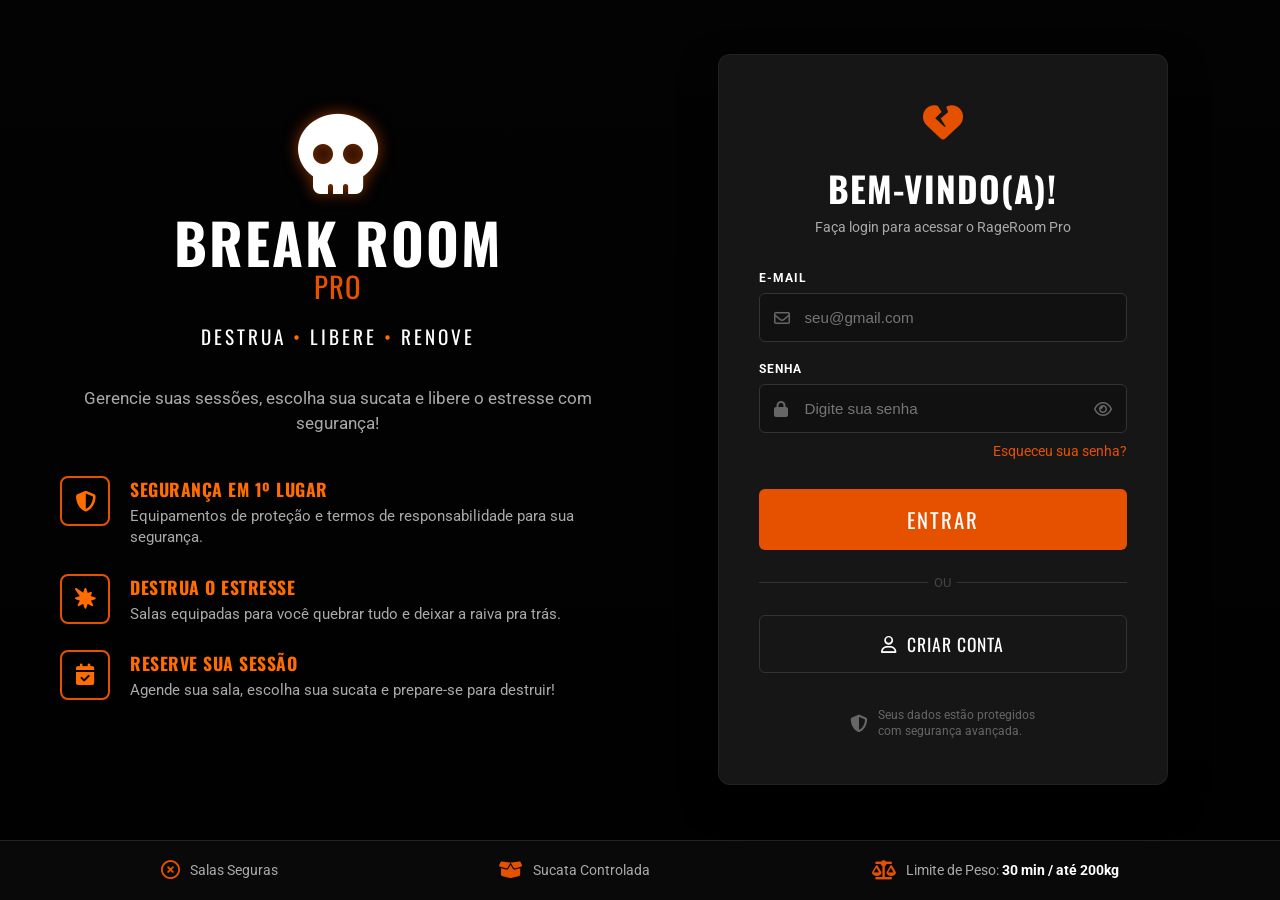
<file: index.html>
<!DOCTYPE html>
<html lang="pt-BR">
<head>
    <meta charset="UTF-8">
    <meta name="viewport" content="width=device-width, initial-scale=1.0">
    <title>RageRoom Pro - Login</title>

    <!-- importação do css -->
      <link rel="stylesheet" href="./css/index.css">
    
    <!-- IMPORTAÇÃO DE FONTES DO GOOGLE -->
    <link rel="preconnect" href="https://fonts.googleapis.com">
    <link rel="preconnect" href="https://fonts.gstatic.com" crossorigin>
    <link href="https://fonts.googleapis.com/css2?family=Oswald:wght@400;700&family=Roboto:wght@300;400;700&display=swap" rel="stylesheet">
    
    <!-- ÍCONES DO LAYOUT -->
    <link rel="stylesheet" href="https://cdnjs.cloudflare.com/ajax/libs/font-awesome/6.4.0/css/all.min.css">

    <!-- Carlos Eduardo -->
    
</head>
<body>

    <!--  Inicio do container-->
    <div class="container">
        
        
        <div class="info-side">
            
           
            <div class="logo-placeholder"><i class="fa-solid fa-skull"></i></div>
            
            
            <h1 class="brand-title">BREAK ROOM </h1>
            
            
            <div class="brand-subtitle">PRO</div>
            
            
            <div class="slogan">DESTRUA <span>•</span> LIBERE <span>•</span> RENOVE</div>
            
            
            <p class="description">
                Gerencie suas sessões, escolha sua sucata e libere o estresse com segurança!
            </p>

            <!-- 1º ITEM DE BENEFÍCIO: SEGURANÇA -->
            <div class="feature-item">
                <div class="feature-icon">
                    <i class="fa-solid fa-shield-halved"></i>
                </div>
                <div class="feature-text">
                    <h3>Segurança em 1º lugar</h3>
                    <p>Equipamentos de proteção e termos de responsabilidade para sua segurança.</p>
                </div>
            </div>

            <!-- 2º ITEM DE BENEFÍCIO: DESTRUIÇÃO -->
            <div class="feature-item">
                <div class="feature-icon">
                    <i class="fa-solid fa-burst"></i>
                </div>
                <div class="feature-text">
                    <h3>Destrua o estresse</h3>
                    <p>Salas equipadas para você quebrar tudo e deixar a raiva pra trás.</p>
                </div>
            </div>

            <!-- RESERVAS -->
            <div class="feature-item">
                <div class="feature-icon">
                    <i class="fa-solid fa-calendar-check"></i>
                </div>
                <div class="feature-text">
                    <h3>Reserve sua sessão</h3>
                    <p>Agende sua sala, escolha sua sucata e prepare-se para destruir!</p>
                </div>
            </div>
        </div>
        

    
        <div class="login-card">
            
        
            <div class="card-header-icon">
                <i class="fa-solid fa-heart-crack"></i>
            </div>
            
        
            <h2>BEM-VINDO(A)!</h2>
            
            <!-- ORIENTAÇÃO DE LOGIN -->
            <div class="welcome-sub">Faça login para acessar o RageRoom Pro</div>

            <!-- Mensagem de ERRO OU SUCESSO -->
            <div id="mensagem" style="color: #dc3545; text-align: center; margin: 10px 0; display: none;"></div>

            <!-- FORMULÁRIO DE LOGIN -->
            <form id="formLogin">
                
                <!-- E-MAIL -->
                <div class="input-group">
                    <label for="email">E-mail</label>
                    <div class="input-wrapper">
                        <i class="fa-regular fa-envelope prefix-icon"></i>
                        <input type="email" id="email" placeholder="seu@gmail.com" required>
                    </div>
                </div>

                <!--  SENHA-->
                <div class="input-group">
                    <label for="password">Senha</label>
                    <div class="input-wrapper">
                        <i class="fa-solid fa-lock prefix-icon"></i>
                        <input type="password" id="password" placeholder="Digite sua senha" required>
                        <i class="fa-regular fa-eye toggle-password" id="mostrarSenha"></i>
                    </div>
                </div>

                <!--  Rederecionamento para se caso senha esquecida -->
                <a href="senha.html" class="forgot-password">Esqueceu sua senha?</a>

                <!-- botão de entrar -->
                <button type="submit" class="btn-enter">Entrar</button> 
            </form>

            <!--  Divisioria com texto central -->
            <div class="divider">OU</div>

            <!-- BOTÃO ALTERNATIVO PARA CRIAÇÃO DE NOVAS CONTAS -->
            <a href="cadastro.html" style="text-decoration: none;">
            <button class="btn-register">
                <i class="fa-regular fa-user"></i> Criar Conta
            </button>
            </a>

            <!-- NOTA DE SEGURANÇA E CRIPTOGRAFIA DO CARD -->
            <div class="security-notice">
                <i class="fa-solid fa-shield-halved"></i>
                <div>Seus dados estão protegidos<br>com segurança avançada.</div>
            </div>
        </div>
        <!-- FIM DO LADO DIREITO -->

    </div>
    <!-- FIM DO CONTAINER SUPERIOR -->

    <!-- INÍCIO DO RODAPÉ DE REQUISITOS (FAIXA INFERIOR COMPLETA DA TELA) -->
    <footer class="bottom-bar">
        <div class="bottom-container">
            
            <!-- SALAS -->
            <div class="bottom-item">
                <i class="fa-regular fa-circle-xmark"></i>
                <span>Salas Seguras</span>
            </div>
            
            <!-- SUCATAS -->
            <div class="bottom-item">
                <i class="fa-solid fa-box-open"></i>
                <span>Sucata Controlada</span>
            </div>
            
            <!-- REGRAS DE PESO E TEMPO -->
            <div class="bottom-item">
                <i class="fa-solid fa-scale-balanced"></i>
                <span>Limite de Peso: <strong>30 min / até 200kg</strong></span>
            </div>
            
        </div>
    </footer>
    <!-- FIM DO RODAPÉ -->

    <!-- JS adicionado -->
     <script src="./JS/login.js"></script>

</body>
</html>
</file>
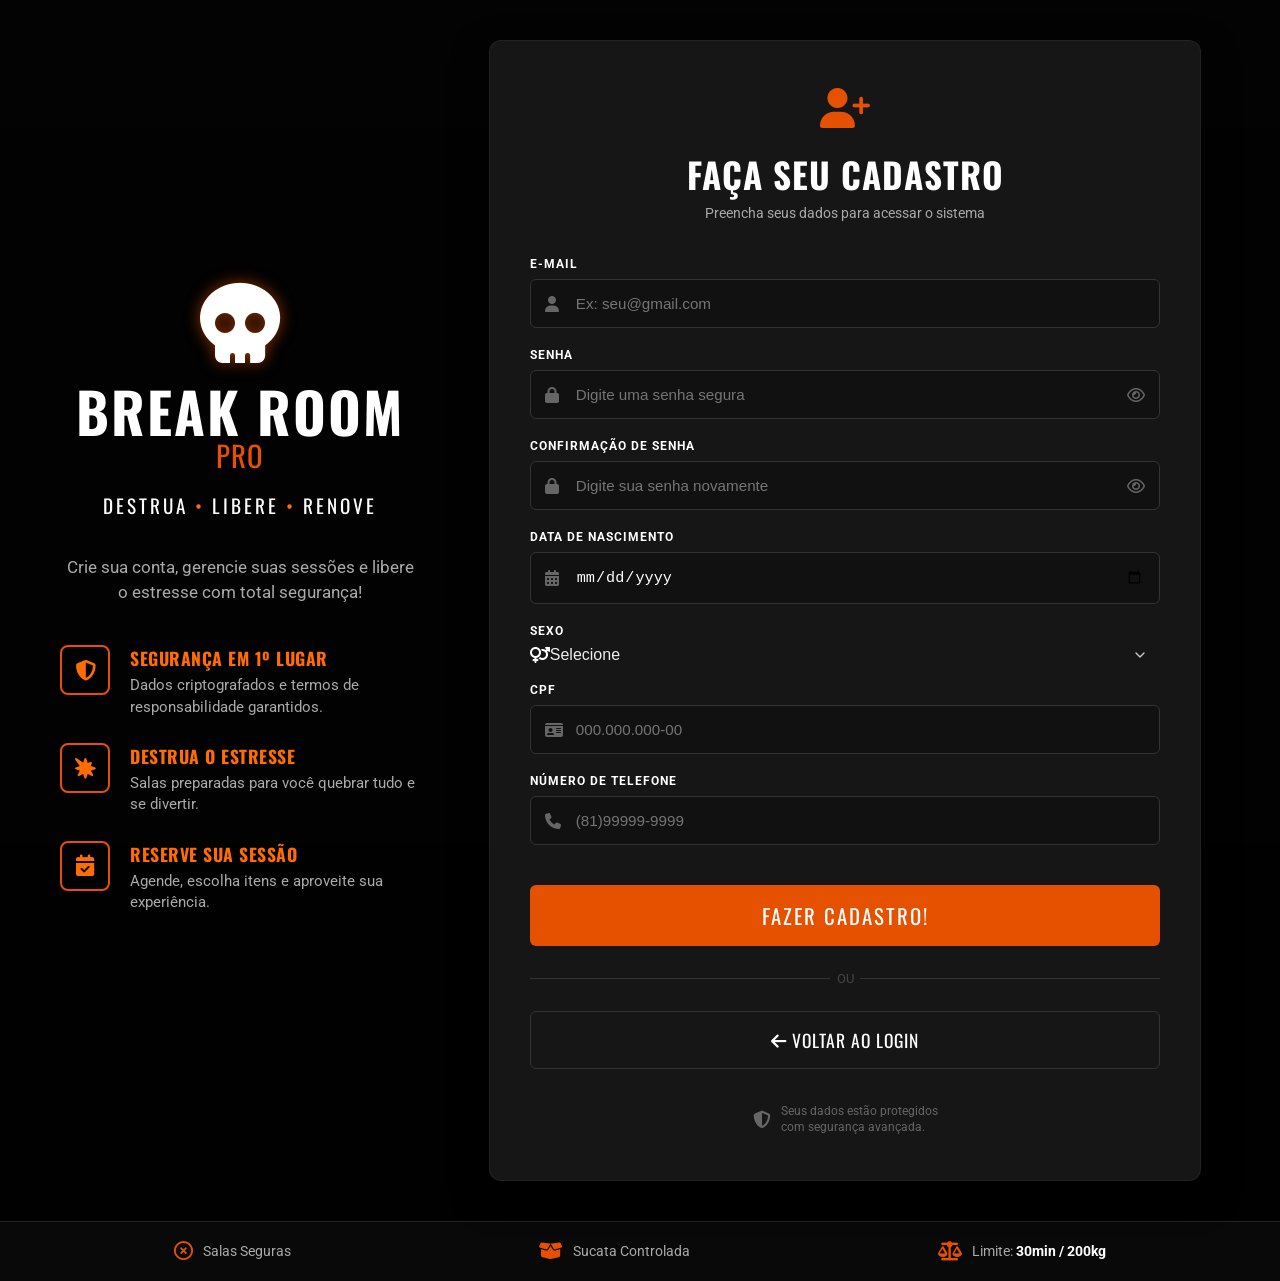
<file: cadastro.html>
<!DOCTYPE html>
<html lang="pt-BR">
<head>
    <meta charset="UTF-8">
    <meta name="viewport" content="width=device-width, initial-scale=1.0">
    <title>RageRoom Pro - Cadastro</title>


    <link rel="preconnect" href="https://fonts.googleapis.com">
    <link rel="preconnect" href="https://fonts.gstatic.com" crossorigin>
    <link href="https://fonts.googleapis.com/css2?family=Oswald:wght@400;700&family=Roboto:wght@300;400;700&display=swap" rel="stylesheet">
    <link rel="stylesheet" href="https://cdnjs.cloudflare.com/ajax/libs/font-awesome/6.4.0/css/all.min.css">

    <!-- ligação do css -->
      <link rel="stylesheet" href="./css/index.css">
      
      <!--\\ Carlos Eduardo //-->
</head>
<body>

<div class="container">
    <!-- LADO ESQUERDO -->
    <div class="info-side">
        <div class="logo-placeholder"><i class="fa-solid fa-skull"></i></div>
        <h1 class="brand-title">BREAK ROOM</h1>
        <div class="brand-subtitle">PRO</div>
        <div class="slogan">DESTRUA <span>•</span> LIBERE <span>•</span> RENOVE</div>

        <p class="description">
            Crie sua conta, gerencie suas sessões e libere o estresse com total segurança!
        </p>

        <div class="feature-item">
            <div class="feature-icon"><i class="fa-solid fa-shield-halved"></i></div>
            <div class="feature-text">
                <h3>Segurança em 1º lugar</h3>
                <p>Dados criptografados e termos de responsabilidade garantidos.</p>
            </div>
        </div>

        <div class="feature-item">
            <div class="feature-icon"><i class="fa-solid fa-burst"></i></div>
            <div class="feature-text">
                <h3>Destrua o estresse</h3>
                <p>Salas preparadas para você quebrar tudo e se divertir.</p>
            </div>
        </div>

        <div class="feature-item">
            <div class="feature-icon"><i class="fa-solid fa-calendar-check"></i></div>
            <div class="feature-text">
                <h3>Reserve sua sessão</h3>
                <p>Agende, escolha itens e aproveite sua experiência.</p>
            </div>
        </div>
    </div>

    <!-- FORMULÁRIO DE CADASTRO -->
    <div class="login-card" style="width:750px;max-width:95%">
        <div class="card-header-icon"><i class="fa-solid fa-user-plus"></i></div>
        <h2>FAÇA SEU CADASTRO</h2>
        <div class="welcome-sub">Preencha seus dados para acessar o sistema</div>

        <form id="cadastroform">
            <!-- NOME COMPLETO -->
            <div class="input-group">
                <label for="nome">E-MAIL</label>
                <div class="input-wrapper">
                    <i class="fa-solid fa-user prefix-icon"></i>
                    <input type="text" id="email" placeholder="Ex: seu@gmail.com" required>
                </div>
            </div>

            <!-- SENHA -->
            <div class="input-group">
                <label for="senha">Senha</label>
                <div class="input-wrapper">
                    <i class="fa-solid fa-lock prefix-icon"></i>
                    <input type="password" id="senha" placeholder="Digite uma senha segura" required>
                    <i class="fa-regular fa-eye toggle-password"></i>
                </div>
            </div>

            <!-- CONFIRMAR SENHA -->
            <div class="input-group">
                <label for="senha">confirmação de senha</label>
                <div class="input-wrapper">
                    <i class="fa-solid fa-lock prefix-icon"></i>
                    <input type="password" id="confirma_senha" placeholder="Digite sua senha novamente" required>
                    <i class="fa-regular fa-eye toggle-password"></i>
                </div>
            </div>

            <!-- DATA DE NASCIMENTO -->
            <div class="input-group">
                <label for="nascimento">Data de nascimento</label>
                <div class="input-wrapper">
                    <i class="fa-solid fa-calendar-days prefix-icon"></i>
                    <input type="date" id="nascimento" required>
                </div>
            </div>

            <!-- SEXO -->
          <div class="input-group">
    <label for="sexo">Sexo</label>
    <div class="input-wrapper">
        <i class="fa-solid fa-venus-mars prefix-ico"></i>
        <select id="sexo" required>

            <option value="" style="background-color: #222; color: #fff; padding: 10px;">Selecione</option>
            <option value="M" style="background-color: #222; color: #fff; padding: 10px;">Masculino</option>
            <option value="F" style="background-color: #222; color: #fff; padding: 10px;">Feminino</option>
            <option value="O" style="background-color: #222; color: #fff; padding: 10px;"> Não Binario</option>
            <option value="O" style="background-color: #222; color: #fff; padding: 10px;">Prefiro não informar</option>
        </select>
    </div>
</div>

            <!-- CPF -->
            <div class="input-group">
                <label for="cpf">CPF</label>
                <div class="input-wrapper">
                    <i class="fa-solid fa-id-card prefix-icon"></i>
                    <input type="text" id="cpf" placeholder="000.000.000-00" required>
                </div>
            </div>

            <!-- TELEFONE -->
            <div class="input-group">
                <label for="telefone">Número de Telefone</label>
                <div class="input-wrapper">
                    <i class="fa-solid fa-phone prefix-icon"></i>
                    <input type="tel" id="telefone" placeholder="(81)99999-9999" required>
                </div>
            </div>

           
            <!-- BOTÃO -->
            <button type="submit" class="btn-enter" style="margin-top:20px">Fazer cadastro!</button>
            <div class="divider">OU</div>
            <a href="index.html" class="btn-register" style="text-decoration: none; display: inline-block; text-align: center;">
                <i class="fa-solid fa-arrow-left"></i> Voltar ao Login
            </a>
        </form>

        <!-- SEGURANÇA -->
        <div class="security-notice">
            <i class="fa-solid fa-shield-halved"></i>
            <div>Seus dados estão protegidos<br>com segurança avançada.</div>
        </div>
    </div>
</div>

<!-- RODAPÉ -->
<footer class="bottom-bar">
    <div class="bottom-container">
        <div class="bottom-item"><i class="fa-regular fa-circle-xmark"></i><span>Salas Seguras</span></div>
        <div class="bottom-item"><i class="fa-solid fa-box-open"></i><span>Sucata Controlada</span></div>
        <div class="bottom-item"><i class="fa-solid fa-scale-balanced"></i><span>Limite: <strong>30min / 200kg</strong></span></div>
    </div>
</footer>

<!-- Importação do JS -->
<script src="./JS/cadastro.js"></script>

</body>
</html>
</file>
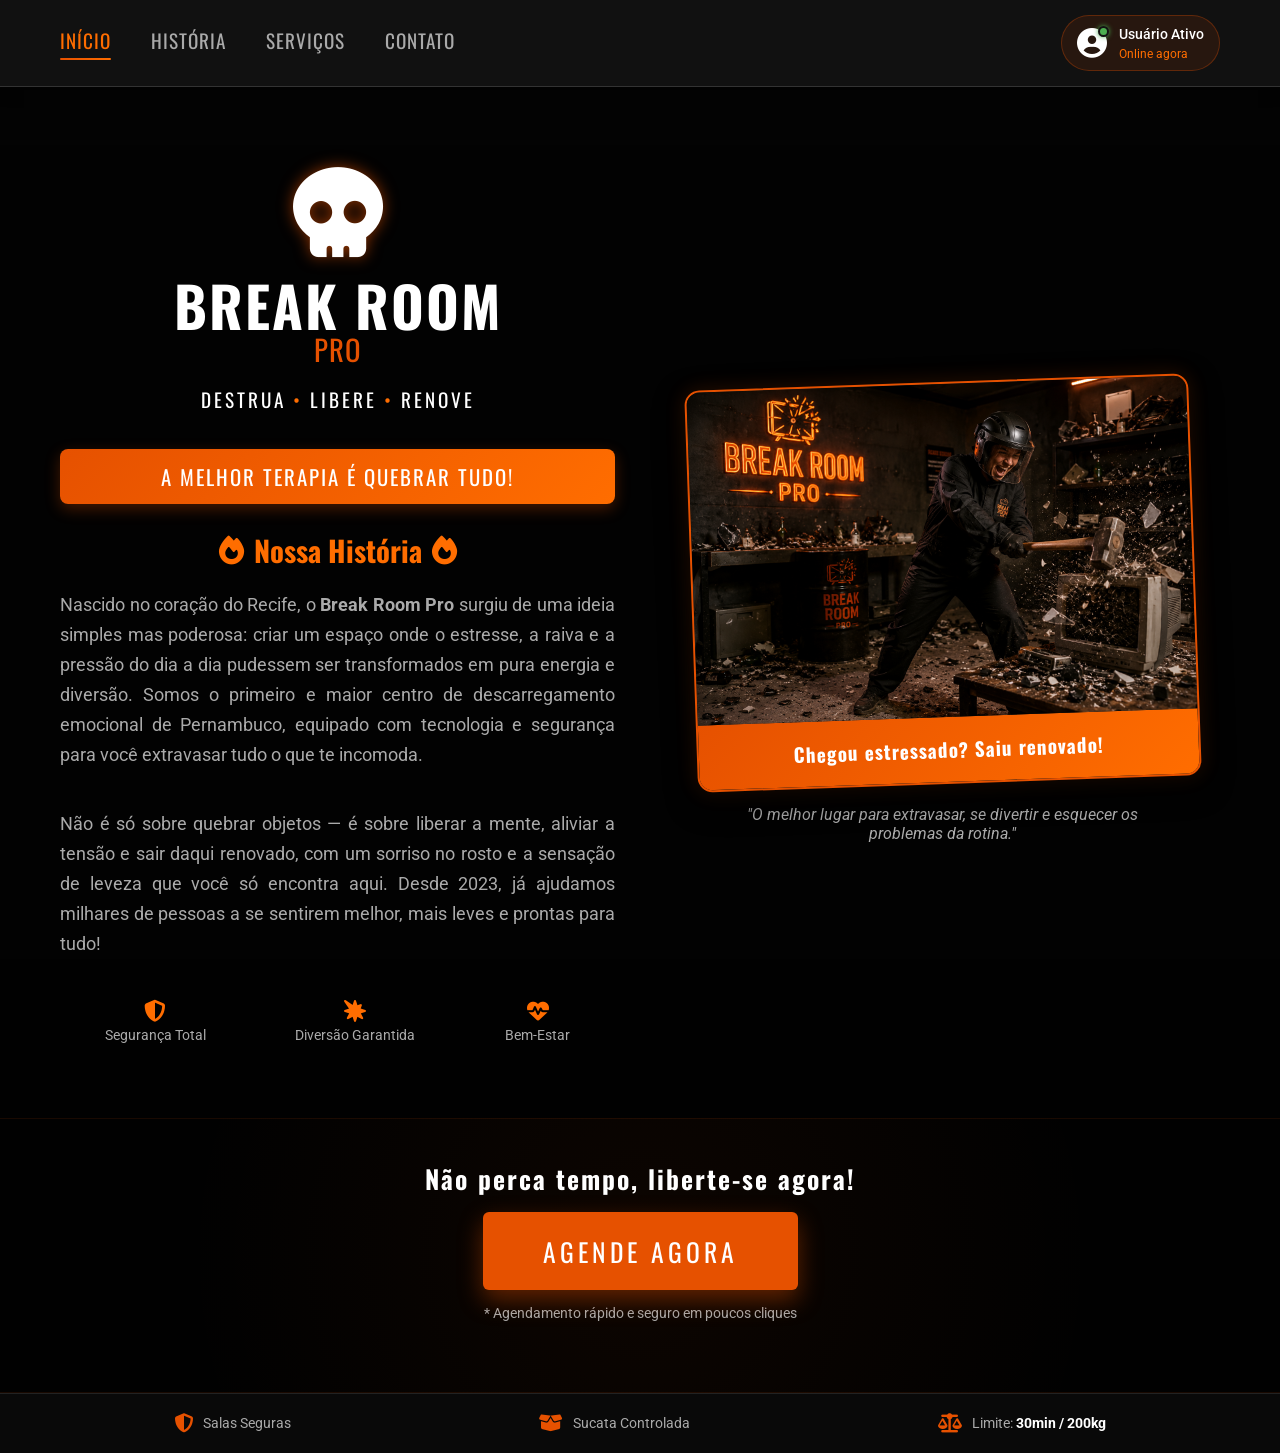
<file: inicio.html>
<!DOCTYPE html>
<html lang="pt-BR">
<head>
    <meta charset="UTF-8">
    <meta name="viewport" content="width=device-width, initial-scale=1.0">
    <title>Break Room Pro - Início</title>
    <link rel="preconnect" href="https://fonts.googleapis.com">
    <link rel="preconnect" href="https://fonts.gstatic.com" crossorigin>
    <link href="https://fonts.googleapis.com/css2?family=Oswald:wght@400;700&family=Roboto:wght@300;400;700&display=swap" rel="stylesheet">
    <link rel="stylesheet" href="https://cdnjs.cloudflare.com/ajax/libs/font-awesome/6.4.0/css/all.min.css">

    <!-- importação CSS -->
     <link rel="stylesheet" href="./css/index.css">

     <!-- Carlos Eduardo -->
      
</head>
<body>

 <!-- Cabeçaçho com uns efeitos -->
<div style="width: 100%; background-color: rgba(18, 18, 18, 0.95); border-bottom: 1px solid var(--border-gray); padding: 15px 0; margin-bottom: 40px; box-shadow: 0 4px 15px rgba(0,0,0,0.3);">
    <div style="max-width: 1200px; margin: 0 auto; padding: 0 20px; display: flex; justify-content: space-between; align-items: center;">
        
        <!-- Menu de navegação -->
        <div style="display: flex; gap: 40px;">
            <a href="#" style="position: relative; color: var(--orange-bright); font-family: 'Oswald', sans-serif; font-size: 1.2rem; text-decoration: none; text-transform: uppercase; letter-spacing: 1px; padding-bottom: 5px;">
                Início
                <span style="position: absolute; bottom: 0; left: 0; width: 100%; height: 2px; background: linear-gradient(90deg, var(--orange-main), var(--orange-bright)); border-radius: 2px;"></span>
            </a>
            <a href="#historia" style="color: var(--text-gray); font-family: 'Oswald', sans-serif; font-size: 1.2rem; text-decoration: none; text-transform: uppercase; letter-spacing: 1px; transition: all 0.3s ease;" onmouseover="this.style.color='var(--orange-bright)'" onmouseout="this.style.color='var(--text-gray)'">
                História
            </a>
            <a href="#servicos" style="color: var(--text-gray); font-family: 'Oswald', sans-serif; font-size: 1.2rem; text-decoration: none; text-transform: uppercase; letter-spacing: 1px; transition: all 0.3s ease;" onmouseover="this.style.color='var(--orange-bright)'" onmouseout="this.style.color='var(--text-gray)'">
                Serviços
            </a>
            <a href="#contato" style="color: var(--text-gray); font-family: 'Oswald', sans-serif; font-size: 1.2rem; text-decoration: none; text-transform: uppercase; letter-spacing: 1px; transition: all 0.3s ease;" onmouseover="this.style.color='var(--orange-bright)'" onmouseout="this.style.color='var(--text-gray)'">
                Contato
            </a>
        </div>

        <!-- Icone do usuario -->
        <div style="display: flex; align-items: center; gap: 12px; background-color: rgba(230, 81, 0, 0.1); padding: 8px 15px; border-radius: 30px; border: 1px solid rgba(230, 81, 0, 0.3);">
            <div style="position: relative;">
                <i class="fa-solid fa-user-circle" style="font-size: 30px; color: #ffffff;"></i>
                <span style="position: absolute; top: -2px; right: -2px; width: 11px; height: 11px; background-color: #4CAF50; border-radius: 50%; border: 2px solid #121212; box-shadow: 0 0 5px #4CAF50;"></span>
            </div>
            <div>
                <span style="color: #ffffff; font-size: 0.9rem; font-weight: 500;">Usuário Ativo</span>
                <br>
                <small style="color: var(--orange-bright); font-size: 0.75rem;">Online agora</small>
            </div>
        </div>

    </div>
</div>

<div class="container">
    <!-- detalhes do site -->
    <div class="info-side" id="historia">
        <div class="logo-placeholder" style="position: relative;">
            <i class="fa-solid fa-skull" style="font-size: 90px;"></i>
            <span style="position: absolute; top: 0; right: 30px; font-size: 2rem; color: var(--orange-bright); transform: rotate(15deg); text-shadow: 0 0 10px var(--orange-main);"></span>
        </div>
        
        <h1 class="brand-title">Break Room</h1>
        <div class="brand-subtitle">PRO</div>
        <div class="slogan">DESTRUA <span>•</span> LIBERE <span>•</span> RENOVE</div>

        
        <div style="background: linear-gradient(135deg, var(--orange-main), var(--orange-bright)); padding: 12px; border-radius: 8px; text-align: center; margin-bottom: 25px; box-shadow: 0 5px 15px rgba(230, 81, 0, 0.3);">
            <p style="color: #fff; font-family: 'Oswald', sans-serif; font-size: 1.3rem; letter-spacing: 2px; margin: 0;">A MELHOR TERAPIA É QUEBRAR TUDO!</p>
        </div>

        <h2 style="font-family: 'Oswald', sans-serif; color: var(--orange-bright); margin-bottom: 20px; font-size: 1.8rem; text-align: center; display: flex; align-items: center; justify-content: center; gap: 10px;">
            <i class="fa-solid fa-fire"></i> Nossa História <i class="fa-solid fa-fire"></i>
        </h2>
        
        <p class="description" style="text-align: justify; font-size: 1.1rem; line-height: 1.7;">
            Nascido no coração do Recife, o <strong>Break Room Pro</strong> surgiu de uma ideia simples mas poderosa: criar um espaço onde o estresse, a raiva e a pressão do dia a dia pudessem ser transformados em pura energia e diversão. Somos o primeiro e maior centro de descarregamento emocional de Pernambuco, equipado com tecnologia e segurança para você extravasar tudo o que te incomoda.
        </p>
        
        <p class="description" style="text-align: justify; font-size: 1.1rem; line-height: 1.7; margin-bottom: 20px;">
            Não é só sobre quebrar objetos — é sobre liberar a mente, aliviar a tensão e sair daqui renovado, com um sorriso no rosto e a sensação de leveza que você só encontra aqui. Desde 2023, já ajudamos milhares de pessoas a se sentirem melhor, mais leves e prontas para tudo!
        </p>

        <!-- icones de detaque abaixo do texto -->
        <div style="display: flex; justify-content: space-around; margin-top: 20px; margin-bottom: 15px;">
            <div style="text-align: center;">
                <i class="fa-solid fa-shield-halved" style="color: var(--orange-bright); font-size: 22px; margin-bottom: 5px;"></i>
                <p style="font-size: 0.85rem; color: var(--text-gray);">Segurança Total</p>
            </div>
            <div style="text-align: center;">
                <i class="fa-solid fa-burst" style="color: var(--orange-bright); font-size: 22px; margin-bottom: 5px;"></i>
                <p style="font-size: 0.85rem; color: var(--text-gray);">Diversão Garantida</p>
            </div>
            <div style="text-align: center;">
                <i class="fa-solid fa-heart-pulse" style="color: var(--orange-bright); font-size: 22px; margin-bottom: 5px;"></i>
                <p style="font-size: 0.85rem; color: var(--text-gray);">Bem-Estar</p>
            </div>
        </div>
    </div>

    <!-- Foto com detalhe em volta -->
    <div style="display: flex; align-items: center; justify-content: center; flex-direction: column; gap: 20px;">
        <div style="position: relative; background-color: var(--card-dark); border: 2px solid var(--orange-main); border-radius: 15px; overflow: hidden; box-shadow: 0 10px 30px rgba(0, 0, 0, 0.6), 0 0 20px rgba(230, 81, 0, 0.2); transform: rotate(-2deg); transition: transform 0.3s;">
            <!-- IMAGEM -->
            <img src="./img/BREAK ROOM PRO.png" alt="Pessoa se divertindo quebrando objetos no Break Room Pro" style="width: 100%; max-width: 500px; height: auto; display: block;">


            <div style="padding: 18px; text-align: center; background: linear-gradient(135deg, var(--orange-main), var(--orange-bright));">
                <span style="color: #fff; font-family: 'Oswald', sans-serif; font-size: 1.2rem; font-weight: bold; letter-spacing: 1px;">Chegou estressado? Saiu renovado!</span>
            </div>
        </div>

        <!-- FRASE ABAIXO DA FOTO -->
        <p style="color: var(--text-gray); font-style: italic; text-align: center; max-width: 400px;">
            "O melhor lugar para extravasar, se divertir e esquecer os problemas da rotina."
        </p>
    </div>
</div>

<!-- SEÇÃO DO BOTÃO -->
<div style="width: 100%; text-align: center; padding: 40px 0 70px 0; margin-top: 20px; background: radial-gradient(circle, rgba(230, 81, 0, 0.05) 0%, rgba(18, 18, 18, 0) 70%); border-top: 1px solid rgba(230, 81, 0, 0.1); border-bottom: 1px solid rgba(230, 81, 0, 0.1);">
    <h3 style="font-family: 'Oswald', sans-serif; color: #fff; font-size: 1.6rem; margin-bottom: 15px; letter-spacing: 2px;">Não perca tempo, liberte-se agora!</h3>
    <a href="agenda.html" class="btn-enter" style="text-decoration: none; display: inline-block; width: auto; padding: 20px 60px; font-size: 1.6rem; letter-spacing: 4px; box-shadow: 0 10px 25px rgba(230, 81, 0, 0.4); transform: scale(1); transition: transform 0.2s;" onmouseover="this.style.transform='scale(1.05)'" onmouseout="this.style.transform='scale(1)'">
        AGENDE AGORA
    </a>
    <p style="color: var(--text-gray); margin-top: 15px; font-size: 0.9rem;">* Agendamento rápido e seguro em poucos cliques</p>
</div>

<!-- RODAPÉ -->
<footer class="bottom-bar">
    <div class="bottom-container">
        <div class="bottom-item">
            <i class="fa-solid fa-shield-halved"></i>
            <span>Salas Seguras</span>
        </div>
        <div class="bottom-item">
            <i class="fa-solid fa-box-open"></i>
            <span>Sucata Controlada</span>
        </div>
        <div class="bottom-item">
            <i class="fa-solid fa-scale-balanced"></i>
            <span>Limite: <strong>30min / 200kg</strong></span>
        </div>
    </div>
</footer>

</body>
</html>
</file>
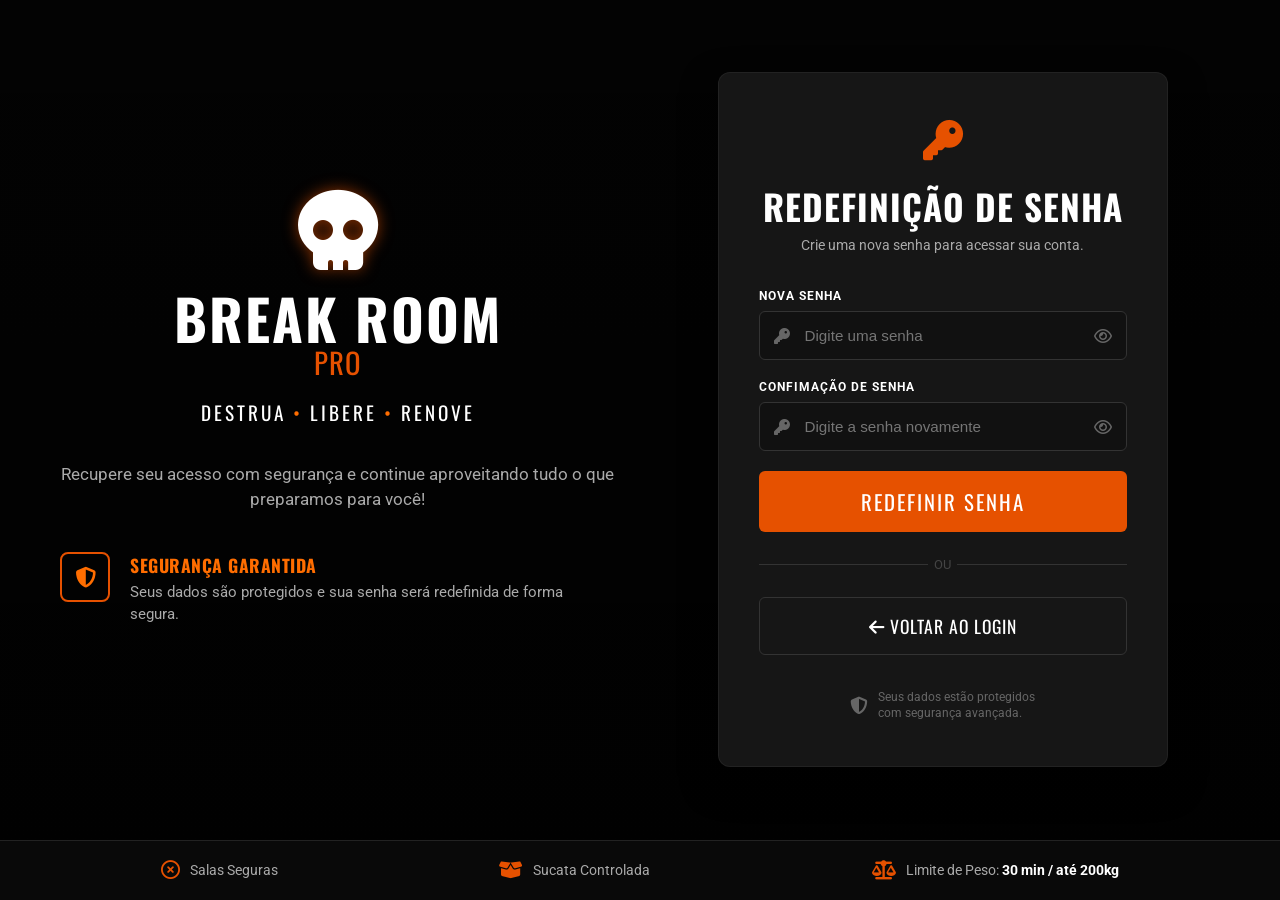
<file: novasenha.html>
<!DOCTYPE html>
<html lang="pt-BR">
<head>
    <meta charset="UTF-8">
    <meta name="viewport" content="width=device-width, initial-scale=1.0">
    <title>RageRoom Pro - Nova Senha</title>

    <!-- importação do css -->
    <link rel="stylesheet" href="./css/index.css">
    
    <!-- IMPORTAÇÃO DE FONTES DO GOOGLE -->
    <link rel="preconnect" href="https://fonts.googleapis.com">
    <link rel="preconnect" href="https://fonts.gstatic.com" crossorigin>
    <link href="https://fonts.googleapis.com/css2?family=Oswald:wght@400;700&family=Roboto:wght@300;400;700&display=swap" rel="stylesheet">
    
    <!-- IMPORTAÇÃO DA BIBLIOTECA FONT AWESOME (exibir icones de fora) -->
    <link rel="stylesheet" href="https://cdnjs.cloudflare.com/ajax/libs/font-awesome/6.4.0/css/all.min.css">

    <!-- Carlos Eduardo -->
    
</head>
<body>

    <!-- INÍCIO CONTAINER  -->
    <div class="container">
        
        
        <div class="info-side">
            
            <!-- icone da logomarca-->
            <div class="logo-placeholder"><i class="fa-solid fa-skull"></i></div>
            
            <!-- titulo da marca -->
            <h1 class="brand-title">BREAK ROOM</h1>
            <div class="brand-subtitle">PRO</div>
            
            <!-- slogan -->
            <div class="slogan">DESTRUA <span>•</span> LIBERE <span>•</span> RENOVE</div>
            
            
            <p class="description">
                Recupere seu acesso com segurança e continue aproveitando tudo o que preparamos para você!
            </p>

            <!-- Item de segurança -->
            <div class="feature-item">
                <div class="feature-icon">
                    <i class="fa-solid fa-shield-halved"></i>
                </div>
                <div class="feature-text">
                    <h3>Segurança garantida</h3>
                    <p>Seus dados são protegidos e sua senha será redefinida de forma segura.</p>
                </div>
            </div>

        </div>
        <!-- FIM DO LADO ESQUERDO -->

        <!-- CARD DE REDEFINIÇÃO DE SENHA -->
        <div class="login-card">
            
            
            <div class="card-header-icon">
                <i class="fa-solid fa-key"></i>
            </div>
            
            <!-- Titulo da pagina -->
            <h2>REDEFINIÇÃO DE SENHA</h2>
            
            
            <div class="welcome-sub">Crie uma nova senha para acessar sua conta.</div>

            <!-- envio de e-mail -->
            <form action="#" method="POST">
                
                <!-- campo do e-mail -->
                <div class="input-group">
                    <label for="email">Nova Senha</label>
                    <div class="input-wrapper">
                        <i class="fa-solid fa-key prefix-icon"></i>
                        <input type="password" id="senha" placeholder="Digite uma senha" required>
                        <i class="fa-regular fa-eye toggle-password"></i>
                    </div>
                </div>

                <div class="input-group">
                    <label for="email">Confimação de senha</label>
                    <div class="input-wrapper">
                        <i class="fa-solid fa-key prefix-icon"></i>
                        <input type="password" id="confirma_senha" placeholder="Digite a senha novamente" required>
                         <i class="fa-regular fa-eye toggle-password"></i>
                    </div>
                </div>

                <!-- BOTÃO DE ENVIO -->
                <button type="submit" class="btn-enter">Redefinir Senha</button>
            </form>

            <!-- LINHA DIVISÓRIA -->
            <div class="divider">OU</div>

            <!-- BOTÃO DE VOLTAR  -->
            <a href="index.html" class="btn-register" style="text-decoration: none; display: inline-block; text-align: center;">
                <i class="fa-solid fa-arrow-left"></i> Voltar ao Login
            </a>

            <!-- Aviso de segurança do site-->
            <div class="security-notice">
                <i class="fa-solid fa-shield-halved"></i>
                <div>Seus dados estão protegidos<br>com segurança avançada.</div>
            </div>
        </div>
        <!-- FIM DO CARD     -->

    </div>
    <!-- Fim do container -->

    <!-- RODAPÉ -->
    <footer class="bottom-bar">
        <div class="bottom-container">
            
            <div class="bottom-item">
                <i class="fa-regular fa-circle-xmark"></i>
                <span>Salas Seguras</span>
            </div>
            
            <div class="bottom-item">
                <i class="fa-solid fa-box-open"></i>
                <span>Sucata Controlada</span>
            </div>
            
            <div class="bottom-item">
                <i class="fa-solid fa-scale-balanced"></i>
                <span>Limite de Peso: <strong>30 min / até 200kg</strong></span>
            </div>
            
        </div>
    </footer>

    <script src="./JS/novasenha.js"></script>

</body>
</html>
</file>
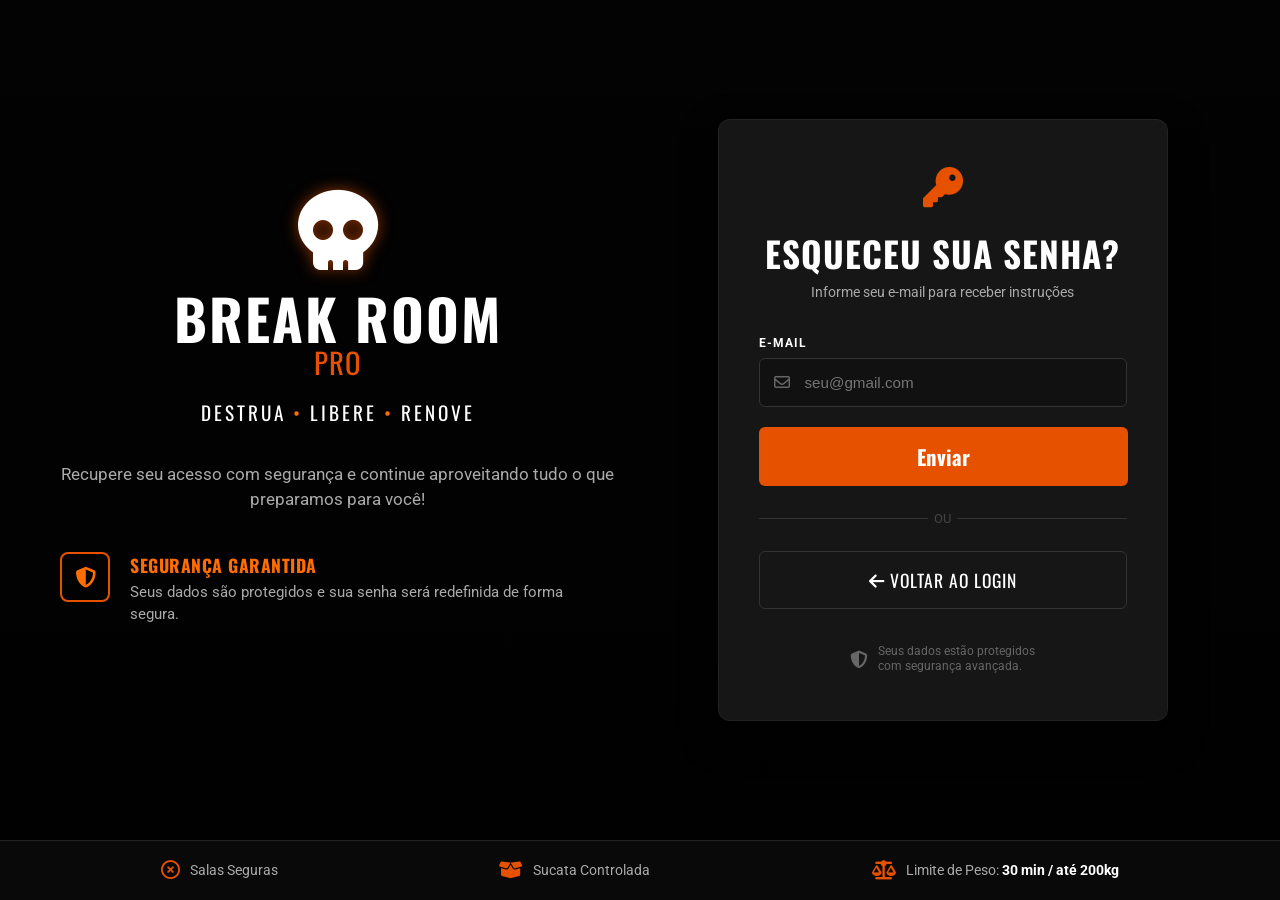
<file: senha.html>
<!DOCTYPE html>
<html lang="pt-BR">
<head>
    <meta charset="UTF-8">
    <meta name="viewport" content="width=device-width, initial-scale=1.0">
    <title>RageRoom Pro - Nova Senha</title>

    <!-- importação do css -->
    <link rel="stylesheet" href="./css/index.css">
    
    <!-- IMPORTAÇÃO DE FONTES DO GOOGLE -->
    <link rel="preconnect" href="https://fonts.googleapis.com">
    <link rel="preconnect" href="https://fonts.gstatic.com" crossorigin>
    <link href="https://fonts.googleapis.com/css2?family=Oswald:wght@400;700&family=Roboto:wght@300;400;700&display=swap" rel="stylesheet">
    
    <!-- IMPORTAÇÃO DA BIBLIOTECA FONT AWESOME -->
    <link rel="stylesheet" href="https://cdnjs.cloudflare.com/ajax/libs/font-awesome/6.4.0/css/all.min.css">
    
    <!-- Carlos Eduardo -->
</head>
<body>

    <!-- CONTAINER  -->
    <div class="container">
        
        <!-- MESMA IDENTIDADE VISUAL -->
        <div class="info-side">
            
            <!-- ÍCONE DA LOGOMARCA -->
            <div class="logo-placeholder"><i class="fa-solid fa-skull"></i></div>
            
            <!-- TÍTULO DA MARCA -->
            <h1 class="brand-title">BREAK ROOM</h1>
            <div class="brand-subtitle">PRO</div>
            
            <!-- SLOGAN -->
            <div class="slogan">DESTRUA <span>•</span> LIBERE <span>•</span> RENOVE</div>
            
            
            <p class="description">
                Recupere seu acesso com segurança e continue aproveitando tudo o que preparamos para você!
            </p>

            <!-- icojne de segurança -->
            <div class="feature-item">
                <div class="feature-icon">
                    <i class="fa-solid fa-shield-halved"></i>
                </div>
                <div class="feature-text">
                    <h3>Segurança garantida</h3>
                    <p>Seus dados são protegidos e sua senha será redefinida de forma segura.</p>
                </div>
            </div>

        </div>
        <!-- FIM DO LADO ESQUERDO -->

        <!--CARD DE REDEFINIÇÃO DE SENHA -->
        <div class="login-card">
            
            <!-- icone -->
            <div class="card-header-icon">
                <i class="fa-solid fa-key"></i>
            </div>
            
            <!-- titulo -->
            <h2>ESQUECEU SUA SENHA?</h2>
            
            <!-- SUBTÍTULO EXPLICATIVO -->
            <div class="welcome-sub">Informe seu e-mail para receber instruções</div>

            <!-- FORMULÁRIO DE ENVIO DE E-MAIL -->
            <form action="#" method="POST">
                
                <!-- GRUPO DO CAMPO E-MAIL -->
                <div class="input-group">
                    <label for="email">E-MAIL</label>
                    <div class="input-wrapper">
                        <i class="fa-regular fa-envelope prefix-icon"></i>
                        <input type="email" id="email" placeholder="seu@gmail.com" required>
                    </div>
                </div>

                <!-- BOTÃO DE ENVIO  -->
                 <a href="novasenha.html" class="ds"; style="font-family: 'Oswald', sans-serif;">Enviar</a>
            </form>

            <!-- LINHA DIVISÓRIA -->
            <div class="divider">OU</div>

            <!-- BOTÃO DE VOLTAR  -->
            <a href="index.html" class="btn-register" style="text-decoration: none; display: inline-block; text-align: center;">
                <i class="fa-solid fa-arrow-left"></i> Voltar ao Login
            </a>

            <!-- aviso de segurança do site-->
            <div class="security-notice">
                <i class="fa-solid fa-shield-halved"></i>
                <div>Seus dados estão protegidos<br>com segurança avançada.</div>
            </div>
        </div>
    

    </div>
    <!-- FIM DO CONTAINER -->

    <!-- rodapé -->
    <footer class="bottom-bar">
        <div class="bottom-container">
            
            <div class="bottom-item">
                <i class="fa-regular fa-circle-xmark"></i>
                <span>Salas Seguras</span>
            </div>
            
            <div class="bottom-item">
                <i class="fa-solid fa-box-open"></i>
                <span>Sucata Controlada</span>
            </div>
            
            <div class="bottom-item">
                <i class="fa-solid fa-scale-balanced"></i>
                <span>Limite de Peso: <strong>30 min / até 200kg</strong></span>
            </div>
            
        </div>
    </footer>

</body>
</html>
</file>
<file: css/index.css>
/* CARLOS EDUARDO e KAUN ALEXSSANDRE (Fomos ajustando aos poucos juntos) */
        /* DEFINIÇÃO DE VARIÁVEIS DE CORES PARA FACILITAR O USO REPETIDO NO CSS */
        :root {
            --orange-main: #E65100;
            --orange-bright: #FF6D00;
            --bg-dark: #121212;
            --card-dark: #1a1a1a;
            --text-gray: #aaaaaa;
            --border-gray: #333333;
        }

        /* RESETG GLOBAL DE MARGENS E CONFIGURAÇÃO DO BOX-SIZING */
        * {
            box-sizing: border-box;
            margin: 0;
            padding: 0;
        }

        /* ESTILIZAÇÃO DO CORPO DA PÁGINA COM O FUNDO ESCURO E ALINHAMENTO VERTICAL */
        body {
            font-family: 'Roboto', sans-serif;
            background-color: var(--bg-dark);
            color: #ffffff;
            min-height: 100vh;
            display: flex;
            flex-direction: column;
            justify-content: space-between;
            background-image: linear-gradient(rgba(0,0,0,0.85), rgba(0,0,0,0.95)), url('https://images.unsplash.com/photo-1579546929518-9e396f3cc809');
            background-size: cover;
            background-position: center;
        }

        /* CONTAINER PRINCIPAL EM GRID QUE DIVIDE A TELA EM DUAS COLUNAS LADO A LADO */
        .container {
            width: 100%;
            max-width: 1200px;
            margin: 0 auto;
            padding: 40px 20px;
            display: grid;
            grid-template-columns: 1fr 1fr;
            gap: 50px;
            align-items: center;
            flex-grow: 1;
        }

        /* REGRA DE RESPONSIVIDADE: TRANSFORMA AS DUAS COLUNAS EM UMA SÓ SE FOR CELULAR */
        @media (max-width: 768px) {
            .container {
                grid-template-columns: 1fr;
                gap: 30px;
            }
        }

        /* BLOCO DO LADO ESQUERDO (COLUNA DE INFORMAÇÕES DE MARCA) */
        .info-side {
            display: flex;
            flex-direction: column;
        }

        /* ESPAÇAMENTO PARA O ÍCONE SUPERIOR DE LOGO */
        .logo-placeholder {
            text-align: center;
            margin-bottom: 20px;
        }
        
        /* ESTILO DO ÍCONE DE LOGO / EFEITO GLOW LARANJA */
        .logo-placeholder i {
            font-size: 80px;
            color: #ffffff;
            text-shadow: 0 0 15px rgba(230, 81, 0, 0.6);
        }

        /* TÍTULO PRINCIPAL "RAGEROOM" EM CAIXA ALTA */
        .brand-title {
            font-family: 'Oswald', sans-serif;
            font-size: 3.5rem;
            font-weight: 700;
            text-transform: uppercase;
            letter-spacing: 2px;
            text-align: center;
            line-height: 1;
            color: #ffffff;
        }

        /* SUBTÍTULO "PRO" DESTACADO EM LARANJA */
        .brand-subtitle {
            font-family: 'Oswald', sans-serif;
            font-size: 1.8rem;
            color: var(--orange-main);
            text-align: center;
            margin-top: -5px;
            letter-spacing: 1px;
        }

        /* SLOGAN COM PONTOS SEPARADORES */
        .slogan {
            font-family: 'Oswald', sans-serif;
            text-align: center;
            font-size: 1.2rem;
            letter-spacing: 3px;
            color: #ffffff;
            margin: 15px 0 35px 0;
            text-transform: uppercase;
        }

        /* COR DOS PONTOS DE DESTAQUE DO SLOGAN */
        .slogan span {
            color: var(--orange-bright);
        }

        /* TEXTO CURTO EXPLICATIVO ABAIXO DO TITULO */
        .description {
            color: var(--text-gray);
            font-size: 1.05rem;
            text-align: center;
            margin-bottom: 40px;
            line-height: 1.5;
        }

        /* ALINHAMENTO DOS BLOCOS DE BENEFÍCIOS (ÍCONE + TEXTO) */
        .feature-item {
            display: flex;
            align-items: flex-start;
            margin-bottom: 25px;
        }

        /* CAIXINHA QUADRADA COM BORDA LARANJA ONDE FICA O ÍCONE */
        .feature-icon {
            border: 2px solid var(--orange-main);
            border-radius: 8px;
            padding: 12px;
            margin-right: 20px;
            min-width: 50px;
            height: 50px;
            display: flex;
            align-items: center;
            justify-content: center;
            color: var(--orange-bright);
            font-size: 1.3rem;
        }

        /* TÍTULOS DOS BENEFÍCIOS EM LARANJA */
        .feature-text h3 {
            font-family: 'Oswald', sans-serif;
            text-transform: uppercase;
            font-size: 1.1rem;
            color: var(--orange-bright);
            margin-bottom: 4px;
            letter-spacing: 0.5px;
        }

        /* TEXTO DESCRITIVO DE CADA BENEFÍCIO */
        .feature-text p {
            color: var(--text-gray);
            font-size: 0.95rem;
            line-height: 1.4;
        }

        /* BLOCO DO LADO DIREITO (O CARD FUMÊ DE LOGIN) */
        .login-card {
            background-color: rgba(26, 26, 26, 0.85);
            border: 1px solid rgba(255, 255, 255, 0.05);
            border-radius: 12px;
            padding: 45px 40px;
            box-shadow: 0 15px 35px rgba(0,0,0,0.6);
            backdrop-filter: blur(10px);
            max-width: 450px;
            margin: 0 auto;
            width: 100%;
        }

        /* ÍCONE CENTRAL DE CABEÇALHO DO CARD */
        .card-header-icon {
            text-align: center;
            color: var(--orange-main);
            font-size: 2.5rem;
            margin-bottom: 15px;
        }

        /* TÍTULO "BEM-VINDO(A)!" */
        .login-card h2 {
            font-family: 'Oswald', sans-serif;
            text-align: center;
            font-size: 2.2rem;
            letter-spacing: 1px;
            margin-bottom: 5px;
        }

        /* SUBTEXTO INFORMATIVO DE LOGIN */
        .login-card .welcome-sub {
            text-align: center;
            color: var(--text-gray);
            font-size: 0.9rem;
            margin-bottom: 35px;
        }

        /* ESPAÇAMENTO COMPLETO DE CADA GRUPO DE ENTRADA (LABEL + INPUT) */
        .input-group {
            margin-bottom: 20px;
            position: relative;
        }

        /* RÓTULOS EM CAIXA ALTA (E-MAIL E SENHA) */
        .input-group label {
            display: block;
            text-transform: uppercase;
            font-size: 0.75rem;
            color: #ffffff;
            margin-bottom: 8px;
            font-weight: 700;
            letter-spacing: 1px;
        }

        /* CAIXA DE CONTEXTO DO INPUT PARA POSICIONAR ÍCONES FLUTUANTES */
        .input-wrapper {
            position: relative;
            display: flex;
            align-items: center;
        }

        /* ÍCONES DA ESQUERDA DENTRO DOS CAMPOS DE TEXTO */
        .input-wrapper i.prefix-icon {
            position: absolute;
            left: 15px;
            color: #666666;
        }

        /* ÍCONE DE OLHO (EXIBIR SENHA) NA DIREITA DENTRO DO CAMPO */
        .input-wrapper i.toggle-password {
            position: absolute;
            right: 15px;
            color: #666666;
            cursor: pointer;
        }

        /* ESTILIZAÇÃO DO CAMPO DE INPUT DE VERDADE */
        .input-wrapper input {
            width: 100%;
            background-color: #111111;
            border: 1px solid var(--border-gray);
            border-radius: 6px;
            padding: 15px 15px 15px 45px;
            color: #ffffff;
            font-size: 0.95rem;
            transition: border-color 0.3s;
        }

        /* SELECT MUDANÇAS */
        
.input-wrapper select#sexo {
    width: 100%;
    background: transparent;
    border: none;
    outline: none;
    color: #eee;
    font-size: 1rem;
    height: 100%;
    padding-right: 35px;
    -webkit-appearance: none;
    -moz-appearance: none;
    appearance: none;
    background-image: url('data:image/svg+xml;charset=UTF-8,%3csvg xmlns="http://www.w3.org/2000/svg" viewBox="0 0 24 24" fill="none" stroke="%23ccc" stroke-width="2" stroke-linecap="round" stroke-linejoin="round"%3e%3cpolyline points="6 9 12 15 18 9"%3e%3c/polyline%3e%3c/svg%3e');
    background-repeat: no-repeat;
    background-position: right 12px center;
    background-size: 16px;
}

/* ESTILO DAS OPÇÕES DA LISTA */
.input-wrapper select#sexo option {
    background-color: #222;
    color: #fff;
    padding: 10px;
}

        /* ATIVAÇÃO DA BORDA LARANJA QUANDO O USUÁRIO CLICA NO CAMPO */
        .input-wrapper input:focus {
            outline: none;
            border-color: var(--orange-main);
        }

        /* LINK DE RECUPERAÇÃO DE SENHA ALINHADO À DIREITA */
        .forgot-password {
            display: block;
            text-align: right;
            color: var(--orange-main);
            text-decoration: none;
            font-size: 0.85rem;
            margin-top: -10px;
            margin-bottom: 30px;
            transition: color 0.2s;
        }

        /* MUDANÇA DE COR AO PASSAR O MOUSE NO "ESQUECEU SUA SENHA" */
        .forgot-password:hover {
            color: var(--orange-bright);
        }

        /* BOTÃO PRINCIPAL LARANJA "ENTRAR" */
        .btn-enter {
            width: 100%;
            background-color: var(--orange-main);
            color: #ffffff;
            border: none;
            border-radius: 6px;
            padding: 15px;
            font-family: 'Oswald', sans-serif;
            font-size: 1.3rem;
            text-transform: uppercase;
            letter-spacing: 2px;
            cursor: pointer;
            transition: background-color 0.2s;
        }

        /* BOTAO DE ENVIAR DA SENHA */

        .ds {
        font-size: 1.3rem;
        padding: 14px 158px;
        background-color: var(--orange-main);
        color: #fff;
        border-radius: 6px;
        text-decoration: none;
        display: inline-block;
        text-align: center;
        font-weight: bold;
    }
    /* Cor do back ground em volta (senha) */
        .ds:hover {
        background-color: var(--orange-bright);
       }

        /* EFEITO DE COR MAIS ACESA AO PASSAR O MOUSE NO BOTÃO ENTRAR */
        .btn-enter:hover {
            background-color: var(--orange-bright);
        }

        /* CRIAÇÃO DAS LINHAS LATERAIS DO DIVISOR "OU" */
        .divider {
            display: flex;
            align-items: center;
            color: #444444;
            font-size: 0.8rem;
            margin: 25px 0;
        }

        /* ESTILO INTERNO DAS LINHAS DA ESQUERDA E DIREITA DO "OU" */
        .divider::before, .divider::after {
            content: '';
            flex: 1;
            border-bottom: 1px solid #333333;
        }

        /* ESPAÇAMENTO ADICIONAL ENTRE AS LINHAS E A PALAVRA "OU" */
        .divider:not(:empty)::before { margin-right: .5em; }
        .divider:not(:empty)::after { margin-left: .5em; }

        /* BOTÃO VAZADO DE BORDA CINZA "CRIAR CONTA" */
        .btn-register {
            width: 100%;
            background-color: transparent;
            color: #ffffff;
            border: 1px solid var(--border-gray);
            border-radius: 6px;
            padding: 15px;
            font-family: 'Oswald', sans-serif;
            font-size: 1.1rem;
            text-transform: uppercase;
            letter-spacing: 1px;
            cursor: pointer;
            display: flex;
            align-items: center;
            justify-content: center;
            gap: 10px;
            transition: background-color 0.3s;
        }

        /* ESCURECIMENTO SUTIL DO BOTÃO DE CADASTRO NO HOVER */
        .btn-register:hover {
            background-color: rgba(255,255,255,0.03);
            border-color: #555555;
        }

        /* TEXTO INFERIOR DE PROTEÇÃO DE DADOS */
        .security-notice {
            display: flex;
            align-items: center;
            justify-content: center;
            gap: 10px;
            color: #666666;
            font-size: 0.75rem;
            margin-top: 35px;
            line-height: 1.3;
            text-align: left;
        }

        /* AJUSTE DE TAMANHO DO ÍCONE DE CADEADO DO AVISO */
        .security-notice i {
            font-size: 1.1rem;
        }

        /* BARRA DO RODAPÉ (INFERIOR TOTAL) */
        .bottom-bar {
            border-top: 1px solid #222222;
            background-color: rgba(10, 10, 10, 0.9);
            padding: 20px 0;
            font-size: 0.9rem;
        }

        /* ALINHAMENTO HORIZONTAL DOS ITENS DO RODAPÉ COM ESPAÇAMENTO IGUAL */
        .bottom-container {
            max-width: 1200px;
            margin: 0 auto;
            padding: 0 20px;
            display: flex;
            justify-content: space-around;
            flex-wrap: wrap;
            gap: 20px;
        }

        /* ESTILO INDIVIDUAL DE CADA ITEM DO RODAPÉ (ÍCONE + TEXTO) */
        .bottom-item {
            display: flex;
            align-items: center;
            gap: 10px;
            color: var(--text-gray);
        }
        
        /* COLORE OS ÍCONES DO RODAPÉ DE LARANJA */
        .bottom-item i {
            color: var(--orange-main);
            font-size: 1.2rem;
        }

        /* DEIXA EM DESTAQUE BRANCO OS VALORES TEXTUAIS DO ÚLTIMO ITEM DO RODAPÉ */
        .bottom-item span strong {
            color: #ffffff;
        }
</file>
